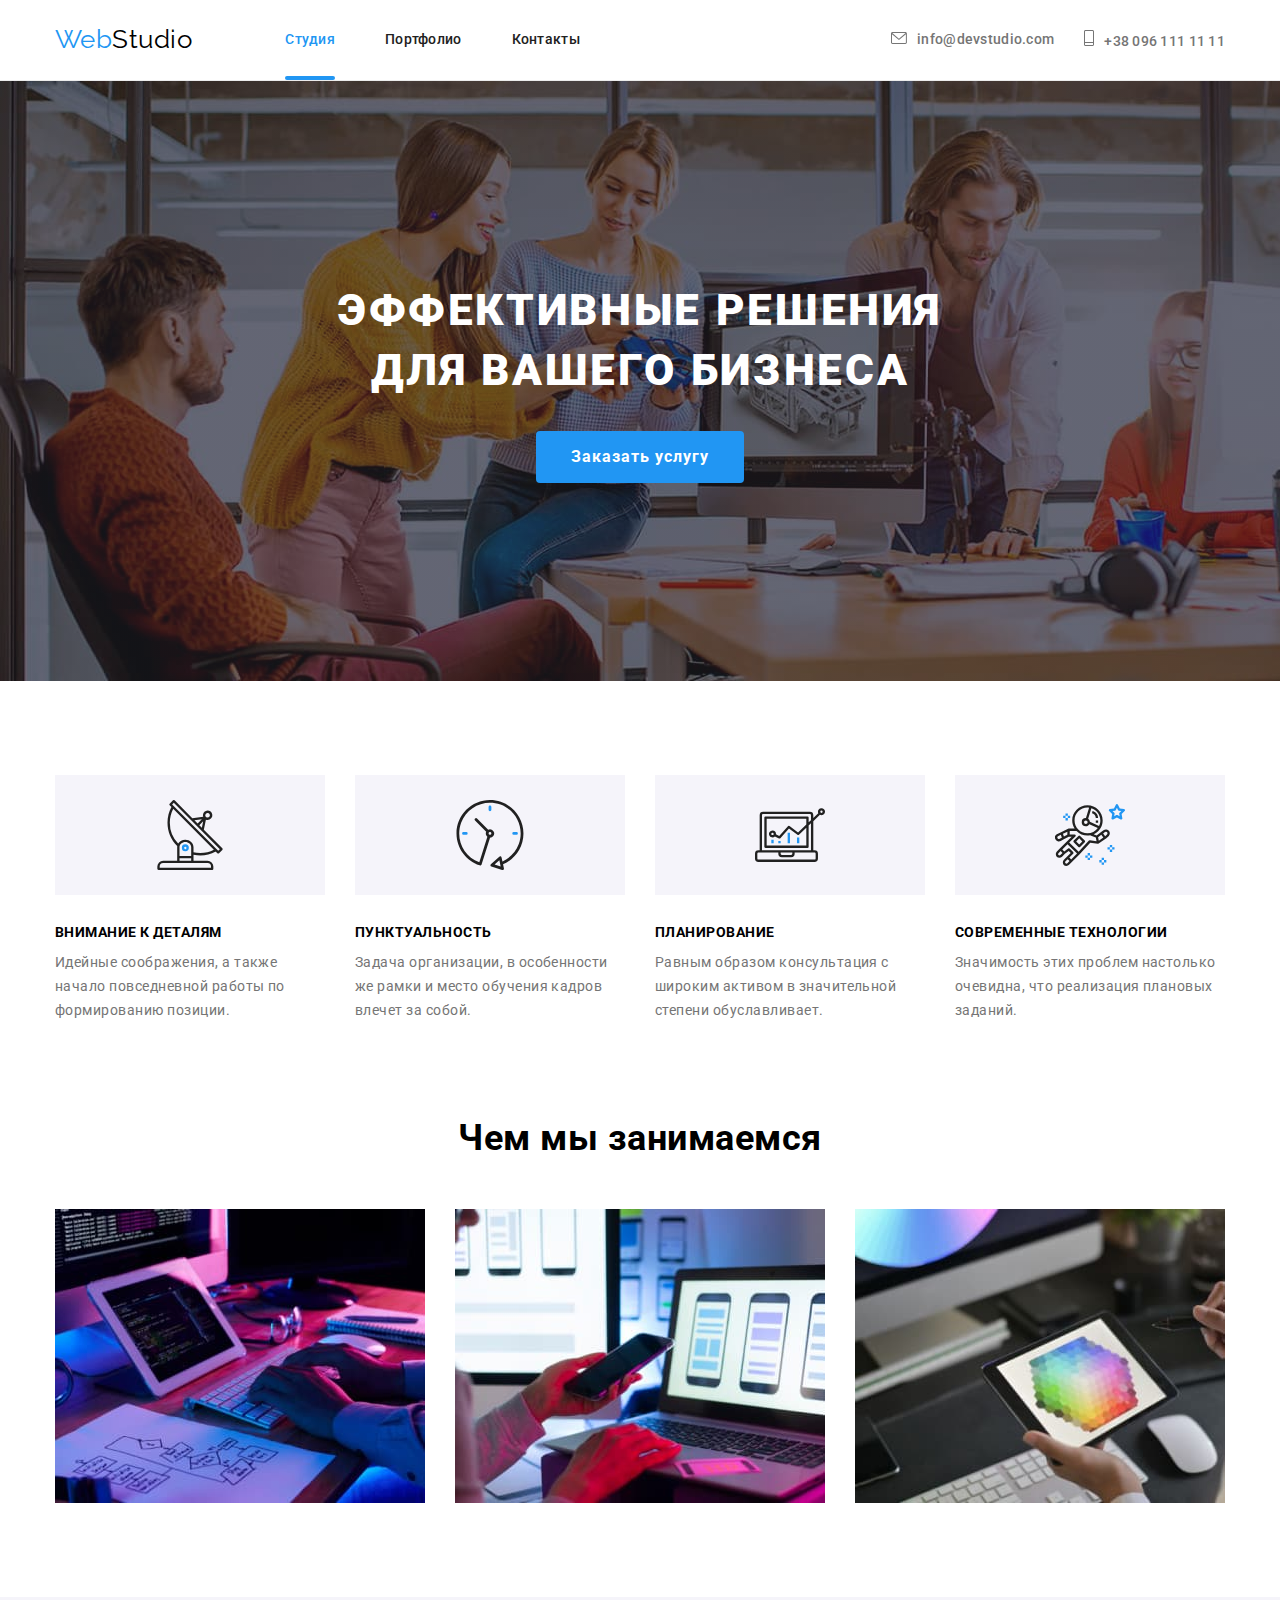
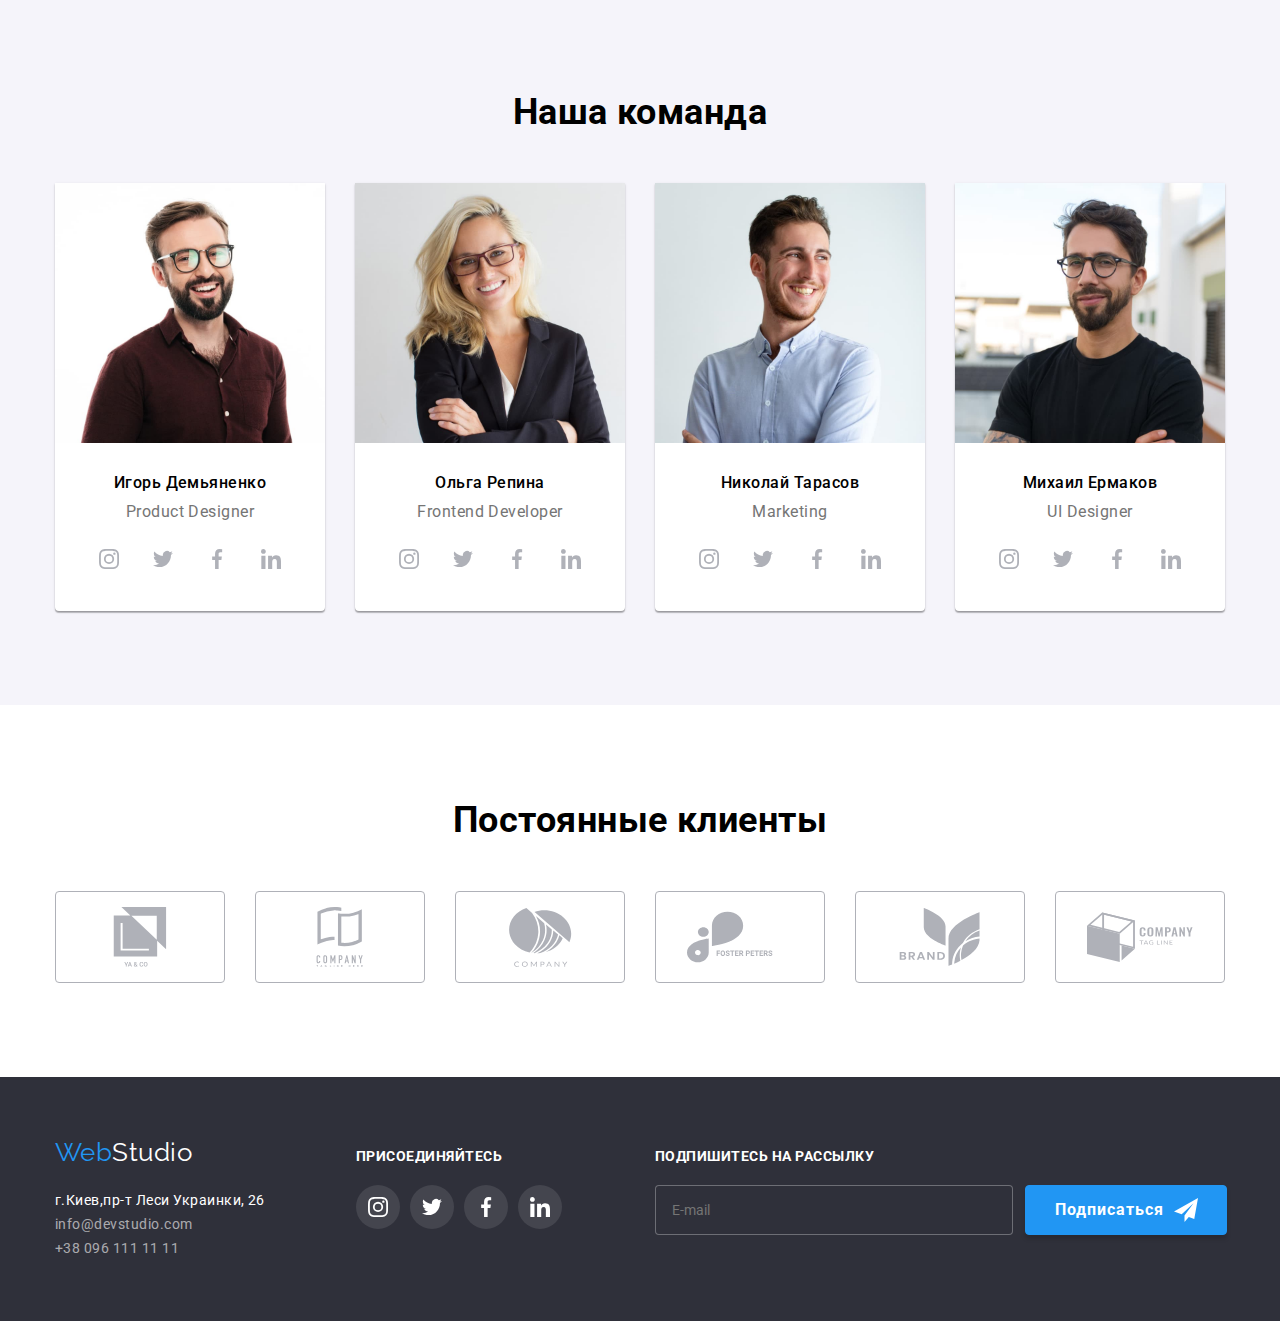
<file: index.html>
<!DOCTYPE html>
<html lang="ru">

<head>
    <meta charset="UTF-8">
    <meta http-equiv="X-UA-Compatible" content="IE=edge">
    <meta name="viewport" content="width=device-width, initial-scale=1.0">
    <title>Web Studio</title>
    <link rel="preconnect" href="https://fonts.googleapis.com">
    <link rel="preconnect" href="https://fonts.gstatic.com" crossorigin>
    <link
        href="https://fonts.googleapis.com/css2?family=Raleway:wght@700&family=Roboto:wght@400;500;700;900&display=swap"
        rel="stylesheet">
    <!-- <link rel="stylesheet"
        href="https://cdnjs.cloudflare.com/ajax/libs/modern-normalize/1.1.0/modern-normalize.min.css"> -->
    <link rel="stylesheet" href="./css/main.min.css">
    <!-- <link rel="stylesheet" href="./css/style.css"> -->

</head>

<body>
    <header class="header">
        <div class="header__wrap">
            <nav class="header__nav">
                <a class="logo" href="./index.html">
                    <span class="logo__web">Web</span><span class="logo__studio">Studio</span>
                </a>

                <ul class="nav">
                    <li class="nav__item"><a class="nav__link nav__link--current" href="./index.html">Студия</a>
                    </li>
                    <li class="nav__item"><a class="nav__link" href="./portfolio.html">Портфолио</a>
                    </li>
                    <li class="nav__item"><a class="nav__link" href="">Контакты</a></li>
                </ul>
            </nav>

            <ul class="contact">
                <li class="contact__item"><a class="contact__link" href="mailto:info@devstudio.com">
                        <svg class="contact__icon-mail">
                            <use href="./img/icons.svg#envelope"></use>
                        </svg>info@devstudio.com</a></li>

                <li class="contact__item"><a class="contact__link" href="tel:+380961111111">
                        <svg class="contact__icon-tel">
                            <use href="./img/icons.svg#tel"></use>
                        </svg>+38 096 111 11 11</a></li>
            </ul>
        </div>
    </header>

    <!-- Главное оформление -->
    <main>
        <!-- секция герой -->
        <section class="hero">
            <div class="hero__wrap">
                <h1 class="hero__title">Эффективные решения <br> для вашего бизнеса</h1>
                <button data-modal-open class="hero__button" type="button">Заказать услугу</button>
            </div>
        </section>

        <!-- секция особенности -->
        <section class="features">
            <div class="features__wrap">
                <h2 hidden>Особености</h2>
                <ul class="features__list">
                    <li class="features__item">
                        <div class="features__box">
                            <svg class="features__icon">
                                <use href="./img/icons.svg#antenna"></use>
                            </svg>
                        </div>
                        <h3 class="features__title">Внимание к деталям</h3>
                        <p class="features__text">Идейные соображения, а также начало повседневной работы по
                            формированию
                            позиции.</p>
                    </li>

                    <li class="features__item">
                        <div class="features__box">
                            <svg class="features__icon">
                                <use href="./img/icons.svg#clock"></use>
                            </svg>
                        </div>
                        <h3 class="features__title">Пунктуальность</h3>
                        <p class="features__text">Задача организации, в особенности же рамки и место обучения кадров
                            влечет за собой.</p>
                    </li>

                    <li class="features__item">
                        <div class="features__box">
                            <svg class="features__icon">
                                <use href="./img/icons.svg#diagram"></use>
                            </svg>
                        </div>
                        <h3 class="features__title">Планирование</h3>
                        <p class="features__text">Равным образом консультация с широким активом в значительной степени
                            обуславливает.</p>
                    </li>

                    <li class="features__item">
                        <div class="features__box">
                            <svg class="features__icon">
                                <use href="./img/icons.svg#astronaut"></use>
                            </svg>
                        </div>
                        <h3 class="features__title">Современные технологии</h3>
                        <p class="features__text">Значимость этих проблем настолько очевидна, что реализация плановых
                            заданий.</p>
                    </li>
                </ul>
            </div>
        </section>

        <!-- секция че мы занимаемся -->
        <section class="work">
            <div class="work__wrap">
                <h2 class="work__title">Чем мы занимаемся</h2>
                <ul class="work__list">
                    <li class="work__item"><img src="./img/computer.jpg" alt="компьютер" width="370">
                        <p class="work__label">Декстопные приложения</p>
                    </li>
                    <li class="work__item"><img src="./img/telephone.jpg" alt="телефон" width="370">
                        <p class="work__label">Мобильные приложения</p>
                    </li>
                    <li class="work__item"><img src="./img/laptop.jpg" alt="лептоп" width="370">
                        <p class="work__label">Дизайнерские решения</p>
                    </li>
                </ul>
            </div>
        </section>

        <!-- секция наша команда -->
        <section class="team">
            <div class="team__wrap">
                <h2 class="team__title">Наша команда</h2>
                <ul class="team__list">
                    <li class="team__card">
                        <img src="./img/igor.jpg" alt="фото Игоря" width="270px">
                        <div class="staff">
                            <h3 class="staff__name">Игорь Демьяненко</h3>
                            <p class="staff__position">Product Designer</p>
                            <!-- блок соцсети -->
                            <ul class="social__links">
                                <li class="networks">
                                    <a class="networks__link" href="https://www.instagram.com" target="_blank"
                                        ret="noopener noreferrer nofollow">
                                        <svg class="networks__icon">
                                            <use href="./img/icons.svg#instagram"></use>
                                        </svg>
                                    </a>
                                </li>

                                <li class="networks">
                                    <a class="networks__link" href="https://twitter.com" target="_blank"
                                        ret="noopener noreferrer nofollow">
                                        <svg class="networks__icon">
                                            <use href="./img/icons.svg#twitter"></use>
                                        </svg>
                                    </a>
                                </li>

                                <li class="networks">
                                    <a class="networks__link" href="https://www.facebook.com" target="_blank"
                                        ret="noopener noreferrer nofollow">
                                        <svg class="networks__icon">
                                            <use href="./img/icons.svg#facebook"></use>
                                        </svg>
                                    </a>
                                </li>

                                <li class="networks">
                                    <a class=" networks__link" href="https://www.linkedin.com" target="_blank"
                                        ret="noopener noreferrer nofollow">
                                        <svg class="networks__icon">
                                            <use href="./img/icons.svg#linkedin"></use>
                                        </svg>
                                    </a>
                                </li>
                            </ul>
                        </div>
                    </li>

                    <li class="team__card">
                        <img src="./img/olga.jpg" alt="фото Ольги" width="270">
                        <div class="staff">
                            <h3 class="staff__name">Ольга Репина</h3>
                            <p class="staff__position">Frontend Developer</p>
                            <!-- блок соцсетей -->
                            <ul class="social__links">
                                <li class="networks">
                                    <a class="networks__link" href="https://www.instagram.com" target="_blank"
                                        ret="noopener noreferrer nofollow">
                                        <svg class="networks__icon">
                                            <use href="./img/icons.svg#instagram"></use>
                                        </svg>
                                    </a>
                                </li>

                                <li class="networks">
                                    <a class="networks__link" href="https://twitter.com" target="_blank"
                                        ret="noopener noreferrer nofollow">
                                        <svg class="networks__icon">
                                            <use href="./img/icons.svg#twitter"></use>
                                        </svg>
                                    </a>
                                </li>

                                <li class="networks">
                                    <a class="networks__link" href="https://www.facebook.com" target="_blank"
                                        ret="noopener noreferrer nofollow">
                                        <svg class="networks__icon">
                                            <use href="./img/icons.svg#facebook"></use>
                                        </svg>
                                    </a>
                                </li>

                                <li class="networks">
                                    <a class=" networks__link" href="https://www.linkedin.com" target="_blank"
                                        ret="noopener noreferrer nofollow">
                                        <svg class="networks__icon">
                                            <use href="./img/icons.svg#linkedin"></use>
                                        </svg>
                                    </a>
                                </li>
                            </ul>
                        </div>
                    </li>

                    <li class="team__card">
                        <img src="./img/nikolai.jpg" alt="фото Николая" width="270">
                        <div class="staff">
                            <h3 class="staff__name">Николай Тарасов</h3>
                            <p class="staff__position">Marketing</p>
                            <!-- блок соцсетей -->
                            <ul class="social__links">
                                <li class="networks">
                                    <a class="networks__link" href="https://www.instagram.com" target="_blank"
                                        ret="noopener noreferrer nofollow">
                                        <svg class="networks__icon">
                                            <use href="./img/icons.svg#instagram"></use>
                                        </svg>
                                    </a>
                                </li>

                                <li class="networks">
                                    <a class="networks__link" href="https://twitter.com" target="_blank"
                                        ret="noopener noreferrer nofollow">
                                        <svg class="networks__icon">
                                            <use href="./img/icons.svg#twitter"></use>
                                        </svg>
                                    </a>
                                </li>

                                <li class="networks">
                                    <a class="networks__link" href="https://www.facebook.com" target="_blank"
                                        ret="noopener noreferrer nofollow">
                                        <svg class="networks__icon">
                                            <use href="./img/icons.svg#facebook"></use>
                                        </svg>
                                    </a>
                                </li>

                                <li class="networks">
                                    <a class=" networks__link" href="https://www.linkedin.com" target="_blank"
                                        ret="noopener noreferrer nofollow">
                                        <svg class="networks__icon">
                                            <use href="./img/icons.svg#linkedin"></use>
                                        </svg>
                                    </a>
                                </li>
                            </ul>
                        </div>
                    </li>

                    <li class="team__card">
                        <img src="./img/mihail.jpg" alt="фото Михаила" width="270">
                        <div class="staff">
                            <h3 class="staff__name">Михаил Ермаков</h3>
                            <p class="staff__position">UI Designer</p>
                            <!-- блок соцсетей -->
                            <ul class="social__links">
                                <li class="networks">
                                    <a class="networks__link" href="https://www.instagram.com" target="_blank"
                                        ret="noopener noreferrer nofollow">
                                        <svg class="networks__icon">
                                            <use href="./img/icons.svg#instagram"></use>
                                        </svg>
                                    </a>
                                </li>

                                <li class="networks">
                                    <a class="networks__link" href="https://twitter.com" target="_blank"
                                        ret="noopener noreferrer nofollow">
                                        <svg class="networks__icon">
                                            <use href="./img/icons.svg#twitter"></use>
                                        </svg>
                                    </a>
                                </li>

                                <li class="networks">
                                    <a class="networks__link" href="https://www.facebook.com" target="_blank"
                                        ret="noopener noreferrer nofollow">
                                        <svg class="networks__icon">
                                            <use href="./img/icons.svg#facebook"></use>
                                        </svg>
                                    </a>
                                </li>

                                <li class="networks">
                                    <a class=" networks__link" href="https://www.linkedin.com" target="_blank"
                                        ret="noopener noreferrer nofollow">
                                        <svg class="networks__icon">
                                            <use href="./img/icons.svg#linkedin"></use>
                                        </svg>
                                    </a>
                                </li>
                            </ul>
                        </div>
                    </li>
                </ul>
            </div>
        </section>

        <!-- Секция постоянные клиенты -->
        <section class="clients">
            <div class="clients__wrap">
                <h2 class="clients__title">Постоянные клиенты</h2>

                <ul class="clients__list">
                    <li class="clients__item">
                        <a class="clients__link" href="#">
                            <svg class="clients__icon">
                                <use href="./img/icons.svg#company-1"></use>
                            </svg>
                        </a>
                    </li>
                    <li class="clients__item">
                        <a class="clients__link" href="#">
                            <svg class="clients__icon">
                                <use href="./img/icons.svg#company-2" widht="106" height="60"></use>
                            </svg>
                        </a>
                    </li>
                    <li class="clients__item">
                        <a class="clients__link" href="#">
                            <svg class="clients__icon">
                                <use href="./img/icons.svg#company-3" widht="106" height="60"></use>
                            </svg>
                        </a>
                    </li>
                    <li class="clients__item">
                        <a class="clients__link" href="#">
                            <svg class="clients__icon">
                                <use href="./img/icons.svg#company-4" widht="106" height="60"></use>
                            </svg>
                        </a>
                    </li>
                    <li class="clients__item">
                        <a class="clients__link" href="#">
                            <svg class="clients__icon">
                                <use href="./img/icons.svg#company-5" widht="106" height="60"></use>
                            </svg>
                        </a>
                    </li>
                    <li class="clients__item">
                        <a class="clients__link" href="#">
                            <svg class="clients__icon">
                                <use href="./img/icons.svg#company-6" widht="106" height="60"></use>
                            </svg>
                        </a>
                    </li>
                </ul>
            </div>
            </div>
        </section>
    </main>

    <!-- секция футер -->
    <footer class="footer">
        <div class="footer__wrap">
            <div class="footer__nav">
                <a class="logo" href="./index.html">
                    <span class="logo__web">Web</span><span class="footer__logo__studio">Studio</span>
                </a>
                <address class="address">
                    <ul class="address__list">
                        <li class="address__item"><a class="address__link  address__link--place"
                                href="https://goo.gl/maps/ZaD2ymdkpTnKKArT6" target="_blank"
                                rel="noopener noreferrer nofollow">г.Киев,пр-т Леси Украинки, 26</a></li>

                        <li class="address__item"><a class="address__link"
                                href="mailto:info@devstudio.com">info@devstudio.com</a></li>

                        <li class="address__item"><a class="address__link" href="tel:+38 096 111 1111">+38 096 111
                                11
                                11</a></li>
                    </ul>
                </address>
            </div>
            <!-- блок присоедениния -->
            <div class="join">
                <h2 class="join__title">Присоединяйтесь</h2>
                <!-- блок соцсетей -->
                <ul class="footer__social-links">
                    <li class="networks">
                        <a class="networks__link" href="https://www.instagram.com" target="_blank"
                            ret="noopener noreferrer nofollow">
                            <svg class="networks__icon">
                                <use href="./img/icons.svg#instagram"></use>
                            </svg>
                        </a>
                    </li>

                    <li class="networks">
                        <a class="networks__link" href="https://twitter.com" target="_blank"
                            ret="noopener noreferrer nofollow">
                            <svg class="networks__icon">
                                <use href="./img/icons.svg#twitter"></use>
                            </svg>
                        </a>
                    </li>

                    <li class="networks">
                        <a class="networks__link" href="https://www.facebook.com" target="_blank"
                            ret="noopener noreferrer nofollow">
                            <svg class="networks__icon">
                                <use href="./img/icons.svg#facebook"></use>
                            </svg>
                        </a>
                    </li>

                    <li class="networks">
                        <a class=" networks__link" href="https://www.linkedin.com" target="_blank"
                            ret="noopener noreferrer nofollow">
                            <svg class="networks__icon">
                                <use href="./img/icons.svg#linkedin"></use>
                            </svg>
                        </a>
                    </li>
                </ul>
            </div>

            <!-- блок подписки -->
            <div class="subscribe">
                <h2 class="subscribe__title">Подпишитесь на рассылку</h2>
                <!-- форма подписки -->
                <!-- изменено с сабскрайп надо смотреть стили -->
                <form class="form">
                    <label for="emeil">
                        <input class="form__input" type="emeil" name="emeil" id="emeil" placeholder="E-mail" />

                    </label>
                    <button class="form__button" type="submit">Подписаться
                        <svg class="form__icon">
                            <use href="./img/icons.svg#send"></use>
                        </svg>
                    </button>
                </form>
            </div>
        </div>
    </footer>

    <!-- -----МОДАЛЬНОЕ ОКНО-------- -->
    <div data-modal class="backdrop is-hidden">
        <div class="modal">
            <button data-modal-close class="modal__close" type="button">
                <svg class="modal__img">
                    <use href="./img/icons.svg#cross"></use>
                </svg>
            </button>

            <!-- форма заполнения -->
            <form class="modal__form js-callback-form">
                <h1 class="modal__title">Оставьте свои данные, мы вам перезвоним</h1>

                <label for="name">
                    <span class="form__label">Имя</span>
                    <div class="field">
                        <svg class="field__icon">
                            <use href="./img/icons.svg#person"></use>
                        </svg>
                        <input class="field__input" type="text" name="name" id="name" />
                    </div>
                </label>

                <label for="tel">
                    <span class="form__label">Телефон</span>
                    <div class="field">
                        <svg class="field__icon">
                            <use href="./img/icons.svg#phone"></use>
                        </svg>
                        <input class="field__input" type="tel" name="tel" id="tel" />
                    </div>
                </label>

                <label for="emeil">
                    <span class="form__label">Почта</span>
                    <div class="field">
                        <svg class="field__icon">
                            <use href="./img/icons.svg#email"></use>
                        </svg>
                        <input class="field__input" type="emeil" name="emeil" id="emeil" />
                    </div>
                </label>

                <label for="comment">
                    <span class="form__label">Коментарий</span>
                    <textarea class="form__comment" name="comment" id="comment" rows="10"
                        placeholder="Введите текст"></textarea>
                </label>

                <label class="form__deal" for="deal">
                    <input class="checkbox" type="checkbox" name="deal" value="deal" id="deal">
                    <span class="checkbox__icon"></span>
                    Соглашаюсь с рассылкой и принимаю
                    <a class="form__link" href="#"> Условия договора </a>
                </label>

                <button class="modal__button" type="submit">Отправить</button>

            </form>
        </div>
    </div>







    <!-- СКРИПТЫ ДЛЯ JS -->
    <script src="./js/modal.js"></script>

    <script>
        (() => {
            document
                .querySelector('.js-callback-form')
                .addEventListener('submit', e => {
                    e.preventDefault();

                    new FormData(e.currentTarget).forEach((value, name) =>
                        console.log(`${name}: ${value}`),
                    );

                    e.currentTarget.reset();
                });
        })();
    </script>


</body>

</html>
</file>
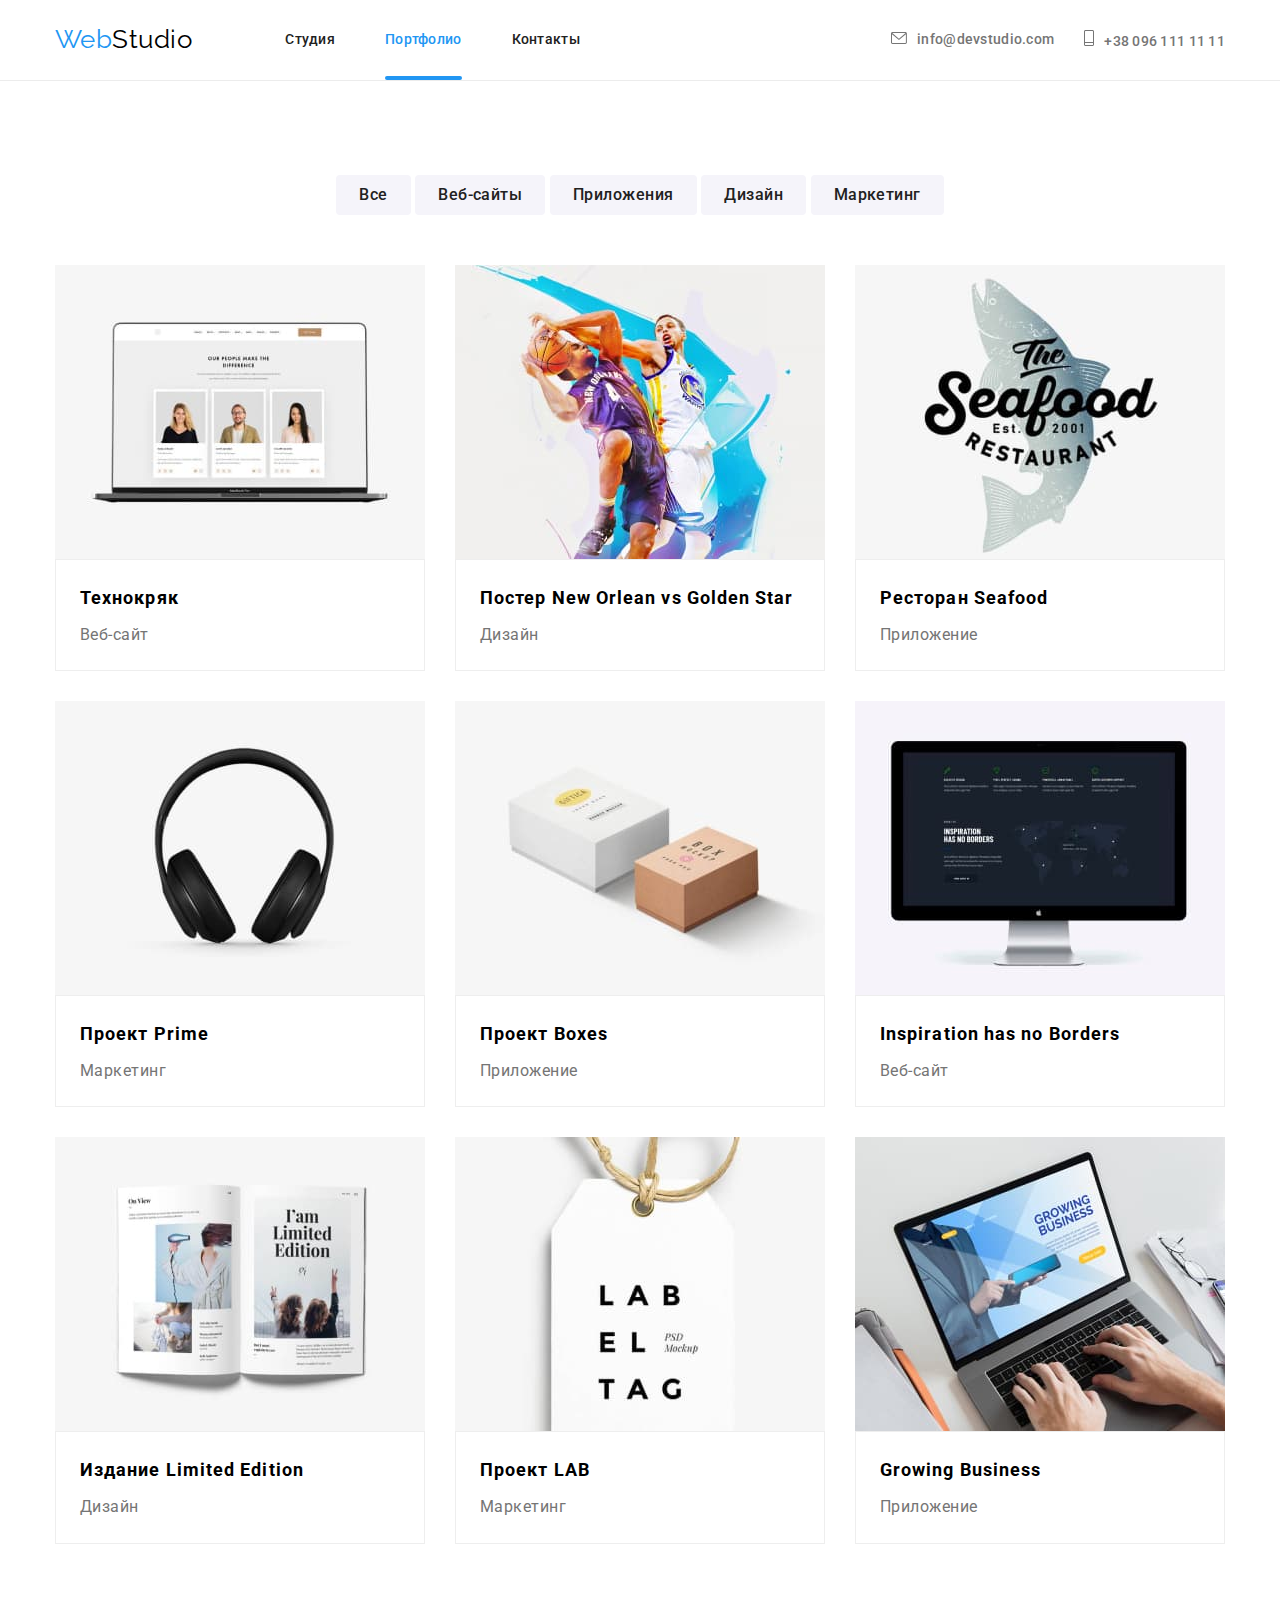
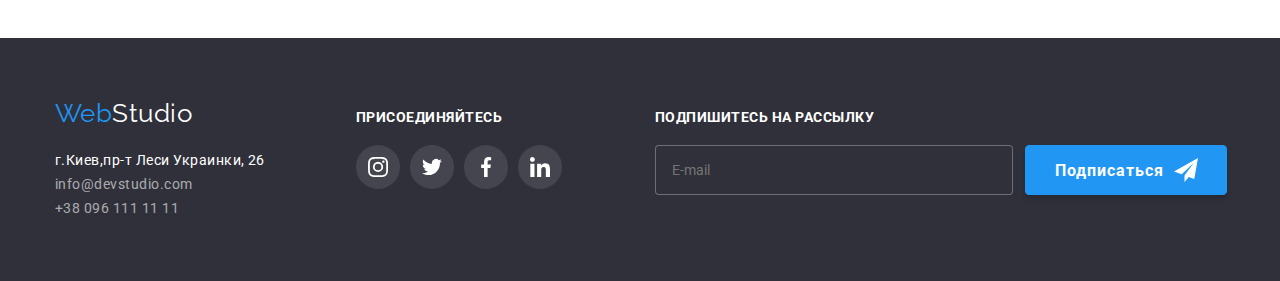
<file: portfolio.html>
<!DOCTYPE html>
<html lang="en">

<head>
    <meta charset="UTF-8">
    <meta http-equiv="X-UA-Compatible" content="IE=edge">
    <meta name="viewport" content="width=device-width, initial-scale=1.0">
    <title>Porfolio</title>
    <link rel="preconnect" href="https://fonts.googleapis.com">
    <link rel="preconnect" href="https://fonts.gstatic.com" crossorigin>
    <link
        href="https://fonts.googleapis.com/css2?family=Raleway:wght@700&family=Roboto:wght@400;500;700;900&display=swap"
        rel="stylesheet">
    <!-- <link rel="stylesheet"
        href="https://cdnjs.cloudflare.com/ajax/libs/modern-normalize/1.1.0/modern-normalize.min.css"> -->
    <link rel="stylesheet" href="./css/portfolio.min.css">
    <!-- <link rel="stylesheet" href="./css/style.css"> -->
</head>

<body>
    <header class="header">
        <div class="header__wrap">
            <nav class="header__nav">
                <a class="logo" href="./index.html">
                    <span class="logo__web">Web</span><span class="logo__studio">Studio</span>
                </a>

                <ul class="nav">
                    <li class="nav__item"><a class="nav__link" href="./index.html">Студия</a></li>
                    <li class="nav__item"><a class="nav__link  nav__link--current" href="./portfolio.html">Портфолио</a>
                    </li>
                    <li class="nav__item"><a class="nav__link" href="">Контакты</a></li>
                </ul>
            </nav>

            <ul class="contact">
                <li class="contact__item"><a class="contact__link" href="mailto:info@devstudio.com">
                        <svg class="contact__icon-mail">
                            <use href="./img/icons.svg#envelope"></use>
                        </svg>info@devstudio.com</a></li>

                <li class="contact__item"><a class="contact__link" href="tel:+380961111111">
                        <svg class="contact__icon-tel">
                            <use href="./img/icons.svg#tel"></use>
                        </svg>+38 096 111 11 11</a></li>
            </ul>
        </div>
    </header>

    <main>
        <!-- секция кнопок навигации -->
        <section class="filters">
            <div>
                <h1 class="vissually-hidden">Наши работы</h1>
                <ul class="filters__list">
                    <li"><button class="filters__button" type="button">Все</button> </li>
                        <li"><button class="filters__button" type="button">Веб-сайты</button></li>
                            <li"><button class="filters__button" type="button">Приложения</button></li>
                                <li"><button class="filters__button" type="button">Дизайн</button></li>
                                    <li"><button class="filters__button" type="button">Маркетинг</button></li>
                </ul>
            </div>
            <!-- проэкты -->
            <div class="conteiner">
                <ul class="project__list">
                    <li class="project__item">
                        <div class="card">
                            <img class="card__img" src="./img/tehnokryak.jpg" alt="Технокряк">
                            <p class="card__text">Ресурс предлагает комплексные предложения с разным уровнем
                                функционала и сервисов. Все это позволит посетителю получить исчерпывающие сведения о
                                компании или частном лице.</p>
                        </div>
                        <div class="project__name">
                            <h2 class="project__title">Технокряк</h2>
                            <p class="project__nav">Веб-сайт</p>
                        </div>

                    </li>
                    <li class="project__item">
                        <div class="card">
                            <img class="card__img" src="./img/new-orlean.jpg" alt="Постер New Orlean vs Golden Star"
                                width="370px">
                            <p class="card__text">Ресурс предлагает комплексные предложения с разным уровнем
                                функционала и сервисов. Все это позволит посетителю получить исчерпывающие сведения о
                                компании или частном лице.</p>
                        </div>
                        <div class="project__name">
                            <h2 class="project__title">Постер New Orlean vs Golden Star</h2>
                            <p class="project__nav">Дизайн</p>
                        </div>
                    </li>

                    <li class="project__item">
                        <div class="card">
                            <img class="card__img" src="./img/restorant-seafood.jpg" alt="Ресторан Seafood"
                                width="370px">
                            <p class="card__text">Ресурс предлагает комплексные предложения с разным уровнем
                                функционала и сервисов. Все это позволит посетителю получить исчерпывающие сведения о
                                компании или частном лице.</p>
                        </div>
                        <div class="project__name">
                            <h2 class="project__title">Ресторан Seafood</h2>
                            <p class="project__nav">Приложение</p>
                        </div>
                    </li>

                    <li class="project__item">
                        <div class="card">
                            <img class="card__img" src="./img/project-prime.jpg" alt="Проект Prime" width="370px">
                            <p class="card__text">Ресурс предлагает комплексные предложения с разным уровнем
                                функционала и сервисов. Все это позволит посетителю получить исчерпывающие сведения о
                                компании или частном лице.</p>
                        </div>
                        <div class="project__name">
                            <h2 class="project__title">Проект Prime</h2>
                            <p class="project__nav">Маркетинг</p>
                        </div>
                    </li>

                    <li class="project__item">
                        <div class="card">
                            <img class="card__img" src="./img/project-boxes.jpg" alt="Проект Boxes" width="370px">
                            <p class="card__text">Ресурс предлагает комплексные предложения с разным уровнем
                                функционала и сервисов. Все это позволит посетителю получить исчерпывающие сведения о
                                компании или частном лице.</p>
                        </div>
                        <div class="project__name">
                            <h2 class="project__title">Проект Boxes</h2>
                            <p class="project__nav">Приложение</p>
                        </div>
                    </li>

                    <li class="project__item">
                        <div class="card">
                            <img class="card__img" src="./img/inspiration- borders.jpg" alt="Inspiration has no Borders"
                                width="370px">
                            <p class="card__text">Ресурс предлагает комплексные предложения с разным уровнем
                                функционала и сервисов. Все это позволит посетителю получить исчерпывающие сведения о
                                компании или частном лице.</p>
                        </div>
                        <div class="project__name">
                            <h2 class="project__title">Inspiration has no Borders</h2>
                            <p class="project__nav">Веб-сайт</p>
                        </div>
                    </li>

                    <li class="project__item">
                        <div class="card">
                            <img class="card__img" src="./img/limited-edition.jpg" alt="Издание Limited Edition"
                                width="370px">
                            <p class="card__text">Ресурс предлагает комплексные предложения с разным уровнем
                                функционала и сервисов. Все это позволит посетителю получить исчерпывающие сведения о
                                компании или частном лице.</p>
                        </div>
                        <div class="project__name">
                            <h2 class="project__title">Издание Limited Edition</h2>
                            <p class="project__nav">Дизайн</p>
                        </div>
                    </li>

                    <li class="project__item">
                        <div class="card">
                            <img class="card__img" src="./img/project-lab.jpg" alt="Проект LAB" width="370px">
                            <p class="card__text">Ресурс предлагает комплексные предложения с разным уровнем
                                функционала и сервисов. Все это позволит посетителю получить исчерпывающие сведения о
                                компании или частном лице.</p>
                        </div>
                        <div class="project__name">
                            <h2 class="project__title">Проект LAB</h2>
                            <p class="project__nav">Маркетинг</p>
                        </div>
                    </li>

                    <li class="project__item">
                        <div class="card">
                            <img class="card__img" src="./img/growing-business.jpg" alt="Growing Business"
                                width="370px">
                            <p class="card__text">Ресурс предлагает комплексные предложения с разным уровнем
                                функционала и сервисов. Все это позволит посетителю получить исчерпывающие сведения о
                                компании или частном лице.</p>
                        </div>
                        <div class="project__name">
                            <h2 class="project__title">Growing Business</h2>
                            <p class="project__nav">Приложение</p>
                        </div>
                    </li>
                </ul>
            </div>
        </section>
        </div>
    </main>

    <!-- секция футер -->
    <footer class="footer">
        <div class="footer__wrap">
            <div class="footer__nav">
                <a class="logo" href="./index.html">
                    <span class="logo__web">Web</span><span class="footer__logo__studio">Studio</span>
                </a>
                <address class="address">
                    <ul class="address__list">
                        <li class="address__item"><a class="address__link  address__link--place"
                                href="https://goo.gl/maps/ZaD2ymdkpTnKKArT6" target="_blank"
                                rel="noopener noreferrer nofollow">г.Киев,пр-т Леси Украинки, 26</a></li>

                        <li class="address__item"><a class="address__link"
                                href="mailto:info@devstudio.com">info@devstudio.com</a></li>

                        <li class="address__item"><a class="address__link" href="tel:+38 096 111 1111">+38 096 111
                                11
                                11</a></li>
                    </ul>
                </address>
            </div>
            <!-- блок присоедениния -->
            <div class="join">
                <h2 class="join__title">Присоединяйтесь</h2>
                <!-- блок соцсетей -->
                <ul class="footer__social-links">
                    <li class="networks">
                        <a class="networks__link" href="https://www.instagram.com" target="_blank"
                            ret="noopener noreferrer nofollow">
                            <svg class="networks__icon">
                                <use href="./img/icons.svg#instagram"></use>
                            </svg>
                        </a>
                    </li>

                    <li class="networks">
                        <a class="networks__link" href="https://twitter.com" target="_blank"
                            ret="noopener noreferrer nofollow">
                            <svg class="networks__icon">
                                <use href="./img/icons.svg#twitter"></use>
                            </svg>
                        </a>
                    </li>

                    <li class="networks">
                        <a class="networks__link" href="https://www.facebook.com" target="_blank"
                            ret="noopener noreferrer nofollow">
                            <svg class="networks__icon">
                                <use href="./img/icons.svg#facebook"></use>
                            </svg>
                        </a>
                    </li>

                    <li class="networks">
                        <a class=" networks__link" href="https://www.linkedin.com" target="_blank"
                            ret="noopener noreferrer nofollow">
                            <svg class="networks__icon">
                                <use href="./img/icons.svg#linkedin"></use>
                            </svg>
                        </a>
                    </li>
                </ul>
            </div>

            <!-- блок подписки -->
            <div class="subscribe">
                <h2 class="subscribe__title">Подпишитесь на рассылку</h2>
                <form class="form">
                    <label for="emeil">
                        <input class="form__input" type="emeil" name="emeil" id="emeil" placeholder="E-mail" />

                    </label>
                    <button class="form__button" type="submit">Подписаться
                        <svg class="form__icon">
                            <use href="./img/icons.svg#send"></use>
                        </svg>
                    </button>
                </form>
            </div>
        </div>
    </footer>
</body>

</html>
</file>
<file: css/style.css>
/* :root{
    --accent-color: #2196F3;
    --background-color: #E5E5E5;
    --background-button: #F5F4FA;
    --footer-bgcolor: #2F303A;
    --footer-text-color: rgba(255, 255, 255, 0.6);
    --header-color: #FFFFFF;
    --main-text-color: #212121;
    --second-text-color: #757575;
    --studio-color: #000000;
    --border-color-portfolio: rgba(238, 238, 238, 1);
    --border-color-header: rgba(236, 236, 236, 1);
    --background-hero-color: #C4C4C4;
    --icons-color: #AFB1B8;
    --main-transformation: 250ms cubic-bezier(0.4, 0, 0.2, 1)

} */

/* body {
    font-family: 'Roboto', sans-serif;
    font-weight: 400;
    letter-spacing: 0.03em;
    list-style: none;
    color: var(--main-text-color);
} */

/* img {
    display: block;
    max-width: 100%;
} */

/* .list{
    padding: 0;
    margin: 0;

    font-style: normal;
    list-style-type: none;
    text-decoration: none;
}
.link{
    text-decoration: none;
}
.conteiner{
    margin-left: auto;
    margin-right: auto;
    width: 1200px;
    padding: 0 15px; 
}

.section{
    padding-top: 94px;
    padding-bottom: 94px;
}

.vissually-hidden{
    position: absolute;
    width: 1px;
    height: 1px;
    margin: -1px;
    border: 0;
    padding: 0;
    
    white-space: nowrap;
    clip-path: inset(100%);
    clip: rect(0 0 0 0);
    overflow: hidden;
} */


/* СТИЛЬ HEADER */
/* .header {
    background-color: var(--header-color);
    border-bottom: 1px solid var(--border-color-header);
} */

/* стиль логотипа header footer */

/* .header-logo,
.footer-logo {

    padding-top: 24px;
    padding-bottom: 25px;

    font-family: 'Raleway', sans-serif;
    font-size: 26px;
    line-height: 1.2;
    text-decoration: none;
}

.header-web,
.footer-web {
    color: var(--accent-color);
}

.header-studio {
    color: var(--studio-color);
}

.header-wrap,
.header-nav {
    display: flex;
    align-items: center;
} */

/* стиль навигации */

/* .header-nav-list,
.header-contact-list{
    display: flex;
    align-items: center;
    margin-left: 93px;
    font-weight: 500;
    font-size: 14px;
    line-height: 1.14;
    letter-spacing: 0.02em;
    text-decoration: none;

    
}

.header-nav-list .header-nav-link:hover,
.header-nav-list .header-nav-link:focus,
.header-contact-list .header-contact-link:hover,
.header-contact-list .header-contact-link:focus,
.header-nav-list .header-nav-link.current,
.address-link:focus,
.address-link:hover {
    color: var(--accent-color);

    transition: color var(--main-transformation);
}

.header-nav-link {
    position: relative;
    display: block;
    
    color: var(--main-text-color);
}

.header-nav-link.current::after{
    content: "";

    position: absolute;
 
    bottom: -32px;
    display: block;
    width: 100%;
    height: 4px;
    background-color: var(--accent-color);
    border-radius: 2px;
}

.header-contact-list{
    margin-left: auto;
}

.header-contact-item .header-contact-link{
    color: var(--second-text-color);
}

.header-nav-list .header-nav-item:not(:last-child),
.header-contact-list .header-contact-item:not(:last-child){
    margin-right: 50px;
}

.header-contact-icon-mail,
.header-contact-icon-tel{
    width: 16px;
    height: 12px;
    fill: currentColor;
    margin-right: 10px;

    transition: fill  var(--main-transformation);
}
.header-contact-icon-tel {
    width: 10px;
    height: 16px;
    
}
.header-contact-icon-mail:hover,
.header-contact-icon-tel:hover {
    fill: var(--accent-color)
} */


/* стиль героя */
/* .hero {
    background-color: var(--background-hero-color);
    background-image: linear-gradient(to right,
            rgba(47, 48, 58, 0.4),
            rgba(47, 48, 58, 0.4)),
        url(../img/head-foto.jpg);
    height: 600px;
    max-width: 1600px;
    margin-left: auto;
    margin-right: auto;
    padding-bottom: 200px;
    padding-top: 200px;
    text-align: center;
}

.hero-title{
    margin-top: 0;
    margin-bottom: 30px;

    font-weight: 900;
    font-size: 44px;
    line-height: 1.36;
    letter-spacing: 0.06em;
    text-transform: uppercase;
    color: var(--header-color);
}


/* ------стиль кнопок------- */
.button{
    border-radius: 4px;
    padding: 6px 22px;
    min-width: 73px;
    border: 1px solid transparent;

    font-family: inherit;
    font-weight: 500;
    font-size: 16px;
    line-height: 1.63;
    cursor: pointer;
    text-align: center;
    letter-spacing: 0.03em;

    
    color: var(--main-text-color);
    background-color: var(--background-button);

    transition: color var(--main-transformation), background-color var(--main-transformation);
    
}
.button:hover,
.button:focus {
    color: var(--header-color);
    background-color: var(--accent-color);
}

/* ------стиль кнопки героя------*/
.hero-btn.order{
    padding: 10px 34px;
    min-width: 200px;

    font-weight: 700;
    line-height: 1.87;
    letter-spacing: 0.06em;
    color: var(--header-color);
    background-color: var(--accent-color);
}


/* стиль особенности */
.features{
    padding-bottom: 0;
}

.features-title{
    margin-top: 0;
    margin-bottom: 10px;

    font-weight: 700;
    font-size: 14px;
    line-height: 1.14;;
    text-align: left;
    text-transform: uppercase;
}
.features-text{
    margin-top: 0;
    margin-bottom: 0;

    font-size: 14px;
    line-height: 1.71;
    color: var(--second-text-color);
}
.features-list{
    display: flex;
}
.features-item{
    width: 270px;
    text-align: left;
}
.features-item:not(:last-child){
    margin-right: 30px;
} */
/* ---------стиль иконок особенностей-------- */
/* .features-box{
    display: flex;
    align-items: center;
    justify-content: center;
    width: 270px;
    height: 120px;
    
    margin-bottom: 30px;
   
    background-color: #F5F4FA;
}
.features-icon{
    width: 70px;
    height: 70px;
} */

/* стиль титла чем мы занимаемся  наша команда  клиенты*/

/* .work-title,
.team-title,
.clients-title{
    margin-top: 0;
    margin-bottom: 50px;

    font-weight: 700;
    font-size: 36px;
    line-height: 1.17;
    text-align: center;
} */
/* -----стиль чем мы занимаемся---- */

/* .work-list{    
    display: flex;
}

.work-item{
    position: relative;
    
}

.work-list{
    gap: 30px;
}

.work-item:hover .work-label{
    opacity: 1;
}

.work-label{
    position: absolute;
    bottom: 0;
    content: "";
    width: 100%;
    height: 70px;

    opacity: 0;

    display: flex;
    align-items: center;
    justify-content: center;

    margin: 0;

    font-weight: 700;
    font-size: 14px;
    line-height: 1.14;
    text-align: center;
    text-transform: uppercase;
    letter-spacing: 0.03em;

    color: var(--header-color);
    background-color: rgba(47, 48, 58, 0.8);

    transition: opacity var(--main-transformation);
} */

/* ------стиль команда------ */
/* .team{
    line-height: 1.19;
}
.team:nth-child(2n){
    background-color:  var(--background-button);
}
.team-list{
    display: flex;
}
.team-card {
    background-color: #FFFFFF;
    
    border-radius: 0px 0px 4px 4px;
    box-shadow: 0px 1px 3px rgba(0, 0, 0, 0.12),
                0px 1px 1px rgba(0, 0, 0, 0.14),
                0px 2px 1px rgba(0, 0, 0, 0.2);
} */

/* .team-card:not(:last-child) {
    margin-right: 30px;
} */
/* .team-list{
    gap: 30px;
}
.staff {
    padding-top: 30px;
}
.staff-name{
    margin: 0px;
    margin-bottom: 10px;

    font-weight: 500;
    font-size: 16px;
    text-align: center;
}
.staff-position{
    margin: 0;
    margin-bottom: 16px;

    font-size: 16px;
    color: var(--second-text-color);
    text-align: center;
} */


/* ---------стиль  иконок соцсетей--------- */
.social-links{
    display: flex;  
    align-items: center;    
    margin-left: 32px;
    margin-right: 32px;
    margin-bottom: 30px;

    gap: 10px;
}
/* .networks:not(:last-child) {
    margin-right: 10px;
} */

.networks-link {
    display: flex;
    align-items: center;
    justify-content: center;
    border: transparent;
    border-radius: 50%;
    width: 44px;
    height: 44px;
    padding: 12px;

    fill: var(--icons-color);

    transition: fill  var(--main-transformation), background-color var(--main-transformation);
    
}

.networks-link:hover,
.networks-link:focus {
    fill: var(--header-color);
    background-color: var(--accent-color);
}
.networks-icon{
    width: 20px;
    height: 20px;
}
.footer-social-links .networks-link{
    fill: var(--header-color);
    background-color: rgba(255, 255, 255, 0.1);
}

/* -------стиль логотипов компаний---------- */
/* .clients-list {
    display: flex;
    justify-content: space-between;
}

.clients-link:hover,
.clients-link:focus,
.clients-link:hover .clients-icon,
.clients-link:focus .clients-icon {
    border-color: var(--accent-color);
    fill: var(--accent-color);
}


.clients-link {
    display: flex;
    align-items: center;
    justify-content: center;
    width: 170px;
    height: 92px;
    border: 1px solid var(--icons-color);
    border-radius: 4px;

    transition: border-color var(--main-transformation);
} */

/* .clients-icon {

    width: 106px;
    height: 60px;
    fill: var(--icons-color);

    transition: fill var(--main-transformation);
} */

/* -------стиль проэкты ---------*/
.filters-list{
    display: flex;
    padding-bottom: 50px;

    align-items: center;
    justify-content: center;

    gap: 8px;
    
}
.project{
    display: flex;
    flex-wrap: wrap;
}
.project.list {
    gap: 30px;
}
.project-card-img{
    position: relative;
    overflow: hidden;
}

.project-card:hover .project-card-text{
    transform: translateY(0);
}

.project-card-text{
    position: absolute;
    top: 0;
    left: 0;
    width: 100%;
    height: 100%;
    background-color: var(--accent-color);
    opacity: 0.9;

    transform: translateY(100%);
    transition: transform var(--main-transformation);
    margin: 0;
    padding: 63px 24px;
    font-size: 18px;
    line-height: 1.5;
    letter-spacing: 0.03 em;

    color: var(--header-color);
}
.project-card.item {
    max-width: 370px;
    transition: box-shadow var(--main-transformation);
}

.project-card.item:hover {
    box-shadow: 1px 4px 6px 0px rgba(0, 0, 0, 0.16),
        0px 4px 4px 0px rgba(0, 0, 0, 0.06),
        0px 1px 1px 0px rgba(0, 0, 0, 0.12);
}

.project-name {
    padding-top: 20px;
    padding-bottom: 20px;
    padding-left: 24px;

    border: 1px solid rgba(238, 238, 238, 1);
}

.project-title{
    margin: 0;
    margin-bottom: 4px;
    

    font-weight: 700;
    font-size: 18px;
    
    line-height: 2;
    letter-spacing: 0.06em;
}
.project-nav{
    margin: 0;
    
    font-size: 16px;
    line-height: 1.88;
    color: var(--second-text-color);
}


/* стиль футера */






/* стиль присоедняйтесь */
/* .join{
    display: flex;
    align-items: baseline;
}
.join-box{
    margin-left: 70px;
} */

/* .join-title,
.subscribe-title{
    margin: 0;
    margin-bottom: 20px;
    
    font-weight: 700;
    font-size: 14px;
    text-transform: uppercase;
    
    line-height: 1.14;

    color: var(--header-color);
} */
/* .subscribe-box{
    margin-left: 93px;
} */

/* .subscripe-field input {
    padding: 0;
    margin: 0;
    padding-left: 16px;
    height: 50px;
    width: 358px;
    border: 1px solid rgba(255, 255, 255, 0.3);
    border-radius: 4px;
    color: var(--header-color);
    background-color: var(--footer-bgcolor);
    
} */








/* ------МОДАЛЬНОЕ ОКНО-------- */
.backdrop{
    position: fixed;
    top: 0;
    left: 0;
    width: 100%;
    height: 100%;
    background-color: rgba(0, 0, 0, 0.2);
    
    opacity: 1;
    transition: opacity var(--main-transformation);

}

.backdrop.is-hidden{
    opacity: 0;
    pointer-events: none;
}

.modal{
    position: absolute;
    top: 50%;
    left: 50%;
    transform: translate(-50%, -50%);

    padding: 40px;

    min-width: 528px;
    min-height: 581px;
    border-radius: 4px;
    background-color: #FFFFFF;
    box-shadow: 0px 2px 1px 0px rgba(0, 0, 0, 0.2),
                0px 1px 1px 0px rgba(0, 0, 0, 0.14),
                0px 1px 3px 0px rgba(0, 0, 0, 0.12);
}

.modal-close{
    position: absolute;
    top: 8px;
    right: 8px;

    display: flex;
    justify-content: center;
    align-items: center;
    cursor: pointer;

    width: 30px;
    height: 30px;
    background-color: transparent;
    border: 1px solid rgba(0, 0, 0, 0.1);
    border-radius: 50%;

    transition: fill var(--main-transformation);
    
 
   
}
.modal-close:hover .modal-img,
.modal-close:focus .modal-img{
    
    fill: var(--accent-color);
    
}
.modal-img{
    width: 11px;
    height: 11px;
   
}

/* стили форм модального окна */
.form{
    text-align: center;
}

.form-title{
    padding: 0;
    margin: 0;
    
    margin-bottom: 12px;

    font-weight: 700;
    font-size: 20px;
    line-height: 1.15;
    
    text-align: center;
}

.form-field{
    /* position: relative; */
    
    display: flex;
    flex-direction: column;

    margin-bottom: 10px;

    transition: fill var(--main-transformation), border var(--main-transformation);
}
.form-input{
    position: relative;
}
.form-input:hover input,
.form-input:focus input,
.form-input:hover .form-icon
/* .form-input:focus-within .form-icon */
{
    border-color: var(--accent-color);
    fill: var(--accent-color);
    /* outline: none; */
}

.form-input:focus-within .form-icon {
    fill: var(--accent-color);
    outline: transparent;
    outline-color: var(--accent-color);
    /* border-color: var(--accent-color); */
    
}

.form-label{
    margin-bottom: 4px;
    font-size: 12px;
    line-height: 1.16;
    text-align: left;

    color: var(--second-text-color);
}
.form-field input{
    border: 1px solid rgba(33, 33, 33, 0.2);
    border-radius: 4px;
    min-height: 40px;
    padding-left: 42px;
    width: 100%;
}
.form-line{
    width: 528px;
    position: relative;
}
.form-icon {
    position: absolute;
    top: 0;
    transform: translate(50%, 50%);
    
    width: 18px;
    height: 18px;
    fill: currentColor;

}
.form-field textarea::placeholder{
    font-size: 12px;

    color: rgba(117, 117, 117, 0.5);   
}

textarea{
    height: 120px;
    border: 1px solid rgba(33, 33, 33, 0.2);
    resize: none;
    padding: 12px 16px;
}
.form-deal{
   
    display: flex;
    align-items: center;
    justify-content: center;
    margin-top: 20px;
    font-size: 14px;
    letter-spacing: 0.03em;
    text-align: center;
    color: rgba(117, 117, 117, 1);
}
.checkbox{
    appearance: none;

    position: absolute;
}
.check-icon{
    display: inline-block;
    
    width: 16px;
    height: 15px;
    margin-right: 9px;
    background-image: url(../img/check.svg);
    background-repeat: no-repeat;
    background-size: contain;
    background-color: var(--header-color);
    border: 2px solid var(--main-text-color);
    border-radius: 2px;
}
.checkbox:checked + .check-icon{
    background-origin: content-box;
    background-color: var(--accent-color);
    border: 1px solid var(--accent-color);
}

.form-button{
    margin-top: 30px;
    padding: 10px 56px;
    min-width: 200px;
    border-radius: 4px;
    border: 1px solid transparent;

    font-weight: 700;
    font-size: 16px;
    line-height: 1.87;
    letter-spacing: 0.06em;
    text-align: center;

    cursor: pointer;

    color: var(--header-color);
    background-color: var(--accent-color);
    box-shadow: 0px 2px 1px 0px rgba(0, 0, 0, 0.2),
                0px 1px 1px 0px rgba(0, 0, 0, 0.14),
                0px 1px 3px 0px rgba(0, 0, 0, 0.12);
}
</file>
<file: css/main.min.css>
/*! modern-normalize v1.1.0 | MIT License | https://github.com/sindresorhus/modern-normalize */*,::before,::after{-webkit-box-sizing:border-box;box-sizing:border-box}html{line-height:1.15;-webkit-text-size-adjust:100%;-moz-tab-size:4;-o-tab-size:4;tab-size:4}body{margin:0;font-family:system-ui,-apple-system,"Segoe UI",Roboto,Helvetica,Arial,sans-serif,"Apple Color Emoji","Segoe UI Emoji"}hr{height:0;color:inherit}abbr[title]{-webkit-text-decoration:underline dotted;text-decoration:underline dotted}b,strong{font-weight:bolder}code,kbd,samp,pre{font-family:ui-monospace,SFMono-Regular,Consolas,"Liberation Mono",Menlo,monospace;font-size:1em}small{font-size:80%}sub,sup{font-size:75%;line-height:0;position:relative;vertical-align:baseline}sub{bottom:-0.25em}sup{top:-0.5em}table{text-indent:0;border-color:inherit}button,input,optgroup,select,textarea{font-family:inherit;font-size:100%;line-height:1.15;margin:0}input,textarea{outline:none}button,select{text-transform:none}button,[type=button],[type=reset],[type=submit]{-webkit-appearance:button}::-moz-focus-inner{border-style:none;padding:0}:-moz-focusring{outline:1px dotted ButtonText}:-moz-ui-invalid{box-shadow:none}legend{padding:0}progress{vertical-align:baseline}::-webkit-inner-spin-button,::-webkit-outer-spin-button{height:auto}[type=search]{-webkit-appearance:textfield;outline-offset:-2px}::-webkit-search-decoration{-webkit-appearance:none}::-webkit-file-upload-button{-webkit-appearance:button;font:inherit}summary{display:list-item}body{font-family:"Roboto",sans-serif;font-weight:400;letter-spacing:.03em;list-style:none;color:var(--main-text-color)}img{display:block;max-width:100%}.footer__social-links,.networks,.social__links,.address__list,.clients__list,.team__list,.work__list,.features__list,.nav,.contact{padding:0;margin:0;font-style:normal;list-style-type:none;text-decoration:none}.networks__link,.address__link,.contact__link,.nav__link,.nav,.contact{text-decoration:none}.footer__wrap,.clients__wrap,.team__wrap,.work__wrap,.features__wrap,.hero__wrap,.header__wrap{margin-left:auto;margin-right:auto;width:1200px;padding:0 15px}.footer,.clients,.team,.work,.features,.hero{padding-top:94px;padding-bottom:94px}.modal__button,.form__button,.hero__button{border-radius:4px;padding:6px 22px;min-width:73px;border:1px solid rgba(0,0,0,0);font-family:inherit;font-weight:500;font-size:16px;line-height:1.63;cursor:pointer;text-align:center;letter-spacing:.03em;color:#212121;background-color:#f5f4fa;-webkit-transition:color var(--main-transformation),background-color var(--main-transformation);transition:color var(--main-transformation),background-color var(--main-transformation)}.header{background-color:#fff;border-bottom:1px solid #ececec}.header__wrap{display:-webkit-box;display:-ms-flexbox;display:flex;-webkit-box-align:center;-ms-flex-align:center;align-items:center}.header__nav{display:-webkit-box;display:-ms-flexbox;display:flex;-webkit-box-align:center;-ms-flex-align:center;align-items:center}.nav,.contact{display:-webkit-box;display:-ms-flexbox;display:flex;-webkit-box-align:center;-ms-flex-align:center;align-items:center;margin-left:93px;font-weight:500;font-size:14px;line-height:1.14;letter-spacing:.02em;text-decoration:none}.nav__link:hover,.nav__link:focus,.contact__link:hover,.contact__link:focus{color:#2196f3}.nav{gap:50px}.nav__link{position:relative;display:block;color:#212121}.nav__link--current{color:#2196f3}.nav__link--current::after{content:"";position:absolute;bottom:-32px;display:block;width:100%;height:4px;background-color:#2196f3;border-radius:2px}.contact{gap:30px;margin-left:auto}.contact__icon-mail,.contact__icon-tel{width:16px;height:12px;fill:currentColor;margin-right:10px;-webkit-transition:fill var(--main-transformation);transition:fill var(--main-transformation)}.contact__icon-tel{width:10px;height:16px}.contact__icon-mail:hover,.contact__icon-tel:hover{fill:#2196f3}.contact__link{color:#757575}.logo{padding-top:24px;padding-bottom:25px;font-family:"Raleway",sans-serif;font-size:26px;line-height:1.2;text-decoration:none}.logo__web{color:#2196f3}.logo__studio{color:#000}.hero{background-color:#c4c4c4;background-image:-webkit-gradient(linear, left top, right top, from(rgba(47, 48, 58, 0.4)), to(rgba(47, 48, 58, 0.4))),url(../img/head-foto.jpg);background-image:linear-gradient(to right, rgba(47, 48, 58, 0.4), rgba(47, 48, 58, 0.4)),url(../img/head-foto.jpg);height:600px;max-width:1600px;margin-left:auto;margin-right:auto;padding-bottom:200px;padding-top:200px;text-align:center}.hero__title{margin-top:0;margin-bottom:30px;font-weight:900;font-size:44px;line-height:1.36;letter-spacing:.06em;text-transform:uppercase;color:#fff}.hero__button{padding:10px 34px;min-width:200px;font-weight:700;line-height:1.87;letter-spacing:.06em;color:#fff;background-color:#2196f3}.features{padding-bottom:0}.features__list{display:-webkit-box;display:-ms-flexbox;display:flex;-webkit-box-align:center;-ms-flex-align:center;align-items:center;gap:30px}.features__item{width:270px;text-align:left}.features__box{display:-webkit-box;display:-ms-flexbox;display:flex;-webkit-box-align:center;-ms-flex-align:center;align-items:center;-webkit-box-pack:center;-ms-flex-pack:center;justify-content:center;width:270px;height:120px;margin-bottom:30px;background-color:#f5f4fa}.features__icon{width:70px;height:70px}.features__title{margin-top:0;margin-bottom:10px;font-weight:700;font-size:14px;line-height:1.14;text-align:left;text-transform:uppercase}.features__text{margin-top:0;margin-bottom:0;font-size:14px;line-height:1.71;color:#757575}.work__title{margin-top:0;margin-bottom:50px;font-weight:700;font-size:36px;line-height:1.17;text-align:center}.work__list{display:-webkit-box;display:-ms-flexbox;display:flex;-webkit-box-align:center;-ms-flex-align:center;align-items:center;gap:30px}.work__item{position:relative}.work__item:hover .work__label{opacity:1}.work__label{position:absolute;bottom:0;content:"";width:100%;height:70px;opacity:0;display:-webkit-box;display:-ms-flexbox;display:flex;-webkit-box-align:center;-ms-flex-align:center;align-items:center;-webkit-box-pack:center;-ms-flex-pack:center;justify-content:center;margin:0;font-weight:700;font-size:14px;line-height:1.14;text-align:center;text-transform:uppercase;letter-spacing:.03em;color:#fff;background-color:rgba(47,48,58,.8);-webkit-transition:opacity var(--main-transformation);transition:opacity var(--main-transformation)}.team{line-height:1.19}.team:nth-child(2n){background-color:#f5f4fa}.team__title{margin-top:0;margin-bottom:50px;font-weight:700;font-size:36px;line-height:1.17;text-align:center}.team__list{display:-webkit-box;display:-ms-flexbox;display:flex;-webkit-box-align:center;-ms-flex-align:center;align-items:center;gap:30px}.team__card{background-color:#fff;border-radius:0px 0px 4px 4px;-webkit-box-shadow:0px 1px 3px rgba(0,0,0,.12),0px 1px 1px rgba(0,0,0,.14),0px 2px 1px rgba(0,0,0,.2);box-shadow:0px 1px 3px rgba(0,0,0,.12),0px 1px 1px rgba(0,0,0,.14),0px 2px 1px rgba(0,0,0,.2)}.staff{padding-top:30px}.staff__name{margin:0px;margin-bottom:10px;font-weight:500;font-size:16px;text-align:center}.staff__position{margin:0;margin-bottom:16px;font-size:16px;color:#757575;text-align:center}.clients__title{margin-top:0;margin-bottom:50px;font-weight:700;font-size:36px;line-height:1.17;text-align:center}.clients__list{display:-webkit-box;display:-ms-flexbox;display:flex;-webkit-box-align:center;-ms-flex-align:center;align-items:center;-webkit-box-pack:justify;-ms-flex-pack:justify;justify-content:space-between}.clients__link{display:-webkit-box;display:-ms-flexbox;display:flex;-webkit-box-align:center;-ms-flex-align:center;align-items:center;-webkit-box-pack:center;-ms-flex-pack:center;justify-content:center;width:170px;height:92px;border:1px solid #afb1b8;border-radius:4px;-webkit-transition:border-color var(--main-transformation);transition:border-color var(--main-transformation)}.clients__link:hover,.clients__link:focus,.clients__link:hover .clients__icon,.clients__link:focus .clients__icon{border-color:#2196f3;fill:#2196f3}.clients__icon{width:106px;height:60px;fill:#afb1b8;-webkit-transition:fill var(--main-transformation);transition:fill var(--main-transformation)}.footer{padding-top:60px;padding-bottom:60px;font-size:14px;line-height:1.71;background-color:#2f303a}.footer__wrap{display:-webkit-box;display:-ms-flexbox;display:flex;-webkit-box-align:center;-ms-flex-align:center;align-items:center;-webkit-box-align:baseline;-ms-flex-align:baseline;align-items:baseline}.footer__nav{margin-right:70px}.footer__logo__studio{color:#fff}.logo{padding-top:24px;padding-bottom:25px;font-family:"Raleway",sans-serif;font-size:26px;line-height:1.2;text-decoration:none}.logo__web{color:#2196f3}.address{max-width:231px;margin-top:20px;text-decoration:none}.address__item{width:231px}.address__item::not(:last-child){margin-bottom:9px}.address__link{margin-bottom:9px;color:rgba(255,255,255,.6)}.address__link--place{margin-bottom:9px;color:#fff}.join{margin-right:93px}.join__title{margin:0;margin-bottom:20px;font-weight:700;font-size:14px;text-transform:uppercase;line-height:1.14;color:#fff}.subscribe__title{margin:0;margin-bottom:20px;font-weight:700;font-size:14px;text-transform:uppercase;line-height:1.14;color:#fff}.form{display:-webkit-box;display:-ms-flexbox;display:flex;-webkit-box-align:center;-ms-flex-align:center;align-items:center}.form__input{padding:0;margin:0;padding-left:16px;height:50px;width:358px;border:1px solid rgba(255,255,255,.3);border-radius:4px;color:#fff;background-color:#2f303a}.form__button{display:-webkit-inline-box;display:-ms-inline-flexbox;display:inline-flex;-webkit-box-align:center;-ms-flex-align:center;align-items:center;padding-left:29px;padding-top:10px;padding-bottom:10px;padding-right:28px;margin-left:12px;min-width:200px;height:50px;text-decoration:none;font-weight:700;line-height:1.87;letter-spacing:.06em;border:1px solid #2196f3;-webkit-box-shadow:0px 4px 4px 0px rgba(0,0,0,.15);box-shadow:0px 4px 4px 0px rgba(0,0,0,.15);color:#fff;background-color:#2196f3}.form__icon{width:24px;height:24px;margin-left:10px}.social__links{display:-webkit-box;display:-ms-flexbox;display:flex;-webkit-box-align:center;-ms-flex-align:center;align-items:center;margin-left:32px;margin-right:32px;margin-bottom:30px;gap:10px}.networks__link{display:-webkit-box;display:-ms-flexbox;display:flex;-webkit-box-align:center;-ms-flex-align:center;align-items:center;-webkit-box-pack:center;-ms-flex-pack:center;justify-content:center;border:rgba(0,0,0,0);border-radius:50%;width:44px;height:44px;fill:#afb1b8;-webkit-transition:fill var(--main-transformation),background-color var(--main-transformation);transition:fill var(--main-transformation),background-color var(--main-transformation)}.networks__link:hover,.networks__link:focus{fill:#fff;background-color:#2196f3}.networks__icon{width:20px;height:20px}.footer__social-links{display:-webkit-box;display:-ms-flexbox;display:flex;-webkit-box-align:center;-ms-flex-align:center;align-items:center;gap:10px}.footer__social-links .networks__link{fill:#fff;background-color:rgba(255,255,255,.1)}.footer__social-links .networks__link:hover,.footer__social-links .networks__link:focus{fill:#fff;color:rgba(255,255,255,.1);background-color:#2196f3}.backdrop{position:fixed;top:0;left:0;width:100%;height:100%;background-color:rgba(0,0,0,.2);opacity:1;-webkit-transition:opacity 250ms cubic-bezier(0.4, 0, 0.2, 1);transition:opacity 250ms cubic-bezier(0.4, 0, 0.2, 1)}.is-hidden{opacity:0;pointer-events:none}.modal{position:absolute;top:50%;left:50%;-webkit-transform:translate(-50%, -50%);transform:translate(-50%, -50%);padding:40px;max-width:528px;max-height:581px;border-radius:4px;background-color:#fff;-webkit-box-shadow:0px 2px 1px 0px rgba(0,0,0,.2),0px 1px 1px 0px rgba(0,0,0,.14),0px 1px 3px 0px rgba(0,0,0,.12);box-shadow:0px 2px 1px 0px rgba(0,0,0,.2),0px 1px 1px 0px rgba(0,0,0,.14),0px 1px 3px 0px rgba(0,0,0,.12)}.modal__close{position:absolute;top:8px;right:8px;display:-webkit-box;display:-ms-flexbox;display:flex;-webkit-box-align:center;-ms-flex-align:center;align-items:center;-webkit-box-pack:center;-ms-flex-pack:center;justify-content:center;cursor:pointer;width:30px;height:30px;background-color:rgba(0,0,0,0);border:1px solid rgba(0,0,0,.1);border-radius:50%;-webkit-transition:fill var(--main-transformation);transition:fill var(--main-transformation)}.modal__close:hover .modal__img,.modal__close:focus .modal__img{fill:#2196f3}.modal__img{width:11px;height:11px}.modal__button{margin-top:30px;padding:10px 56px;min-width:200px;font-weight:700;line-height:1.87;letter-spacing:.06em;color:#fff;background-color:#2196f3;-webkit-box-shadow:0px 2px 1px 0px rgba(0,0,0,.2),0px 1px 1px 0px rgba(0,0,0,.14),0px 1px 3px 0px rgba(0,0,0,.12);box-shadow:0px 2px 1px 0px rgba(0,0,0,.2),0px 1px 1px 0px rgba(0,0,0,.14),0px 1px 3px 0px rgba(0,0,0,.12)}.modal__form{text-align:center}.modal__title{padding:0;margin:0;margin-bottom:12px;font-weight:700;font-size:20px;line-height:1.15;text-align:center}.form__label{display:block;margin-bottom:4px;font-size:12px;line-height:1.16;text-align:left;color:#757575}.form__comment{display:-webkit-box;display:-ms-flexbox;display:flex;-webkit-box-align:center;-ms-flex-align:center;align-items:center;-webkit-box-pack:center;-ms-flex-pack:center;justify-content:center;resize:none;padding:12px 16px;height:120px;width:100%;border:1px solid rgba(33,33,33,.2)}.form__comment::-webkit-input-placeholder{font-size:12px;color:rgba(117,117,117,.5)}.form__comment::-moz-placeholder{font-size:12px;color:rgba(117,117,117,.5)}.form__comment:-ms-input-placeholder{font-size:12px;color:rgba(117,117,117,.5)}.form__comment::-ms-input-placeholder{font-size:12px;color:rgba(117,117,117,.5)}.form__comment::placeholder{font-size:12px;color:rgba(117,117,117,.5)}.form__deal{display:-webkit-box;display:-ms-flexbox;display:flex;-webkit-box-align:center;-ms-flex-align:center;align-items:center;margin-top:20px;font-size:14px;letter-spacing:.03em;text-align:center;color:#757575}.form__link{margin-left:5px;color:#2196f3}.field{position:relative}.field__icon{position:absolute;top:0;-webkit-transform:translate(50%, 50%);transform:translate(50%, 50%);width:18px;height:18px;fill:#212121}.field:hover .field__input,.field__input:focus,.field:hover .field__icon{border-color:#2196f3;fill:#2196f3}.field:focus-within .field__icon{fill:#2196f3;outline:rgba(0,0,0,0);outline-color:#2196f3}.field__input{border:1px solid rgba(33,33,33,.2);border-radius:4px;min-height:40px;padding-left:42px;width:100%}.checkbox{-webkit-appearance:none;-moz-appearance:none;appearance:none;position:absolute}.checkbox__icon{display:inline-block;width:16px;height:15px;margin-right:9px;background-color:#fff;border:2px solid #212121;border-radius:2px}.checkbox:checked+.checkbox__icon{background-image:url(../img/check.svg);background-repeat:no-repeat;background-size:contain;background-origin:content-box;background-color:#2196f3;border:1px solid #2196f3}/*# sourceMappingURL=main.min.css.map */
</file>
<file: css/portfolio.min.css>
/*! modern-normalize v1.1.0 | MIT License | https://github.com/sindresorhus/modern-normalize */*,::before,::after{-webkit-box-sizing:border-box;box-sizing:border-box}html{line-height:1.15;-webkit-text-size-adjust:100%;-moz-tab-size:4;-o-tab-size:4;tab-size:4}body{margin:0;font-family:system-ui,-apple-system,"Segoe UI",Roboto,Helvetica,Arial,sans-serif,"Apple Color Emoji","Segoe UI Emoji"}hr{height:0;color:inherit}abbr[title]{-webkit-text-decoration:underline dotted;text-decoration:underline dotted}b,strong{font-weight:bolder}code,kbd,samp,pre{font-family:ui-monospace,SFMono-Regular,Consolas,"Liberation Mono",Menlo,monospace;font-size:1em}small{font-size:80%}sub,sup{font-size:75%;line-height:0;position:relative;vertical-align:baseline}sub{bottom:-0.25em}sup{top:-0.5em}table{text-indent:0;border-color:inherit}button,input,optgroup,select,textarea{font-family:inherit;font-size:100%;line-height:1.15;margin:0}input,textarea{outline:none}button,select{text-transform:none}button,[type=button],[type=reset],[type=submit]{-webkit-appearance:button}::-moz-focus-inner{border-style:none;padding:0}:-moz-focusring{outline:1px dotted ButtonText}:-moz-ui-invalid{box-shadow:none}legend{padding:0}progress{vertical-align:baseline}::-webkit-inner-spin-button,::-webkit-outer-spin-button{height:auto}[type=search]{-webkit-appearance:textfield;outline-offset:-2px}::-webkit-search-decoration{-webkit-appearance:none}::-webkit-file-upload-button{-webkit-appearance:button;font:inherit}summary{display:list-item}body{font-family:"Roboto",sans-serif;font-weight:400;letter-spacing:.03em;list-style:none;color:var(--main-text-color)}img{display:block;max-width:100%}.footer__social-links,.networks,.social__links,.address__list,.project__icon,.project__list,.filters__list,.nav,.contact{padding:0;margin:0;font-style:normal;list-style-type:none;text-decoration:none}.networks__link,.address__link,.contact__link,.nav__link,.nav,.contact{text-decoration:none}.footer__wrap,.filters,.header__wrap{margin-left:auto;margin-right:auto;width:1200px;padding:0 15px}.footer,.filters{padding-top:94px;padding-bottom:94px}.vissually-hidden{position:absolute;width:1px;height:1px;margin:-1px;border:0;padding:0;white-space:nowrap;-webkit-clip-path:inset(100%);clip-path:inset(100%);clip:rect(0 0 0 0);overflow:hidden}.form__button,.filters__button{border-radius:4px;padding:6px 22px;min-width:73px;border:1px solid rgba(0,0,0,0);font-family:inherit;font-weight:500;font-size:16px;line-height:1.63;cursor:pointer;text-align:center;letter-spacing:.03em;color:#212121;background-color:#f5f4fa;-webkit-transition:color var(--main-transformation),background-color var(--main-transformation);transition:color var(--main-transformation),background-color var(--main-transformation)}.header{background-color:#fff;border-bottom:1px solid #ececec}.header__wrap{display:-webkit-box;display:-ms-flexbox;display:flex;-webkit-box-align:center;-ms-flex-align:center;align-items:center}.header__nav{display:-webkit-box;display:-ms-flexbox;display:flex;-webkit-box-align:center;-ms-flex-align:center;align-items:center}.nav,.contact{display:-webkit-box;display:-ms-flexbox;display:flex;-webkit-box-align:center;-ms-flex-align:center;align-items:center;margin-left:93px;font-weight:500;font-size:14px;line-height:1.14;letter-spacing:.02em;text-decoration:none}.nav__link:hover,.nav__link:focus,.contact__link:hover,.contact__link:focus{color:#2196f3}.nav{gap:50px}.nav__link{position:relative;display:block;color:#212121}.nav__link--current{color:#2196f3}.nav__link--current::after{content:"";position:absolute;bottom:-32px;display:block;width:100%;height:4px;background-color:#2196f3;border-radius:2px}.contact{gap:30px;margin-left:auto}.contact__icon-mail,.contact__icon-tel{width:16px;height:12px;fill:currentColor;margin-right:10px;-webkit-transition:fill var(--main-transformation);transition:fill var(--main-transformation)}.contact__icon-tel{width:10px;height:16px}.contact__icon-mail:hover,.contact__icon-tel:hover{fill:#2196f3}.contact__link{color:#757575}.logo{padding-top:24px;padding-bottom:25px;font-family:"Raleway",sans-serif;font-size:26px;line-height:1.2;text-decoration:none}.logo__web{color:#2196f3}.logo__studio{color:#000}.filters__list{display:-webkit-box;display:-ms-flexbox;display:flex;-webkit-box-align:center;-ms-flex-align:center;align-items:center;-webkit-box-pack:center;-ms-flex-pack:center;justify-content:center;padding-bottom:50px;gap:8px}.filters__button:hover,.filters__button:focus{color:#fff;background-color:#2196f3}.project__item{max-width:370px;-webkit-transition:-webkit-box-shadow 250ms cubic-bezier(0.4, 0, 0.2, 1);transition:-webkit-box-shadow 250ms cubic-bezier(0.4, 0, 0.2, 1);transition:box-shadow 250ms cubic-bezier(0.4, 0, 0.2, 1);transition:box-shadow 250ms cubic-bezier(0.4, 0, 0.2, 1), -webkit-box-shadow 250ms cubic-bezier(0.4, 0, 0.2, 1)}.project__item:hover .card__text{-webkit-transform:translateY(0);transform:translateY(0)}.project__list{display:-webkit-box;display:-ms-flexbox;display:flex;-webkit-box-align:center;-ms-flex-align:center;align-items:center;-ms-flex-wrap:wrap;flex-wrap:wrap;gap:30px}.project__icon{max-width:370px;-webkit-transition:-webkit-box-shadow 250ms cubic-bezier(0.4, 0, 0.2, 1);transition:-webkit-box-shadow 250ms cubic-bezier(0.4, 0, 0.2, 1);transition:box-shadow 250ms cubic-bezier(0.4, 0, 0.2, 1);transition:box-shadow 250ms cubic-bezier(0.4, 0, 0.2, 1), -webkit-box-shadow 250ms cubic-bezier(0.4, 0, 0.2, 1)}.project__icon:hover{-webkit-box-shadow:1px 4px 6px 0px rgba(0,0,0,.16),0px 4px 4px 0px rgba(0,0,0,.06),0px 1px 1px 0px rgba(0,0,0,.12);box-shadow:1px 4px 6px 0px rgba(0,0,0,.16),0px 4px 4px 0px rgba(0,0,0,.06),0px 1px 1px 0px rgba(0,0,0,.12)}.project__name{padding-top:20px;padding-bottom:20px;padding-left:24px;border:1px solid #eee}.project__title{margin:0;margin-bottom:4px;font-weight:700;font-size:18px;line-height:2;letter-spacing:.06em}.project__nav{margin:0;font-size:16px;line-height:1.88;color:#757575}.card{position:relative;overflow:hidden}.card__text{position:absolute;top:0;left:0;width:100%;height:100%;background-color:#2196f3;opacity:.9;-webkit-transform:translateY(100%);transform:translateY(100%);-webkit-transition:-webkit-transform 250ms cubic-bezier(0.4, 0, 0.2, 1);transition:-webkit-transform 250ms cubic-bezier(0.4, 0, 0.2, 1);transition:transform 250ms cubic-bezier(0.4, 0, 0.2, 1);transition:transform 250ms cubic-bezier(0.4, 0, 0.2, 1), -webkit-transform 250ms cubic-bezier(0.4, 0, 0.2, 1);margin:0;padding:63px 24px;font-size:18px;line-height:1.5;letter-spacing:.03 em;color:#fff}.footer{padding-top:60px;padding-bottom:60px;font-size:14px;line-height:1.71;background-color:#2f303a}.footer__wrap{display:-webkit-box;display:-ms-flexbox;display:flex;-webkit-box-align:center;-ms-flex-align:center;align-items:center;-webkit-box-align:baseline;-ms-flex-align:baseline;align-items:baseline}.footer__nav{margin-right:70px}.footer__logo__studio{color:#fff}.logo{padding-top:24px;padding-bottom:25px;font-family:"Raleway",sans-serif;font-size:26px;line-height:1.2;text-decoration:none}.logo__web{color:#2196f3}.address{max-width:231px;margin-top:20px;text-decoration:none}.address__item{width:231px}.address__item::not(:last-child){margin-bottom:9px}.address__link{margin-bottom:9px;color:rgba(255,255,255,.6)}.address__link--place{margin-bottom:9px;color:#fff}.join{margin-right:93px}.join__title{margin:0;margin-bottom:20px;font-weight:700;font-size:14px;text-transform:uppercase;line-height:1.14;color:#fff}.subscribe__title{margin:0;margin-bottom:20px;font-weight:700;font-size:14px;text-transform:uppercase;line-height:1.14;color:#fff}.form{display:-webkit-box;display:-ms-flexbox;display:flex;-webkit-box-align:center;-ms-flex-align:center;align-items:center}.form__input{padding:0;margin:0;padding-left:16px;height:50px;width:358px;border:1px solid rgba(255,255,255,.3);border-radius:4px;color:#fff;background-color:#2f303a}.form__button{display:-webkit-inline-box;display:-ms-inline-flexbox;display:inline-flex;-webkit-box-align:center;-ms-flex-align:center;align-items:center;padding-left:29px;padding-top:10px;padding-bottom:10px;padding-right:28px;margin-left:12px;min-width:200px;height:50px;text-decoration:none;font-weight:700;line-height:1.87;letter-spacing:.06em;border:1px solid #2196f3;-webkit-box-shadow:0px 4px 4px 0px rgba(0,0,0,.15);box-shadow:0px 4px 4px 0px rgba(0,0,0,.15);color:#fff;background-color:#2196f3}.form__icon{width:24px;height:24px;margin-left:10px}.social__links{display:-webkit-box;display:-ms-flexbox;display:flex;-webkit-box-align:center;-ms-flex-align:center;align-items:center;margin-left:32px;margin-right:32px;margin-bottom:30px;gap:10px}.networks__link{display:-webkit-box;display:-ms-flexbox;display:flex;-webkit-box-align:center;-ms-flex-align:center;align-items:center;-webkit-box-pack:center;-ms-flex-pack:center;justify-content:center;border:rgba(0,0,0,0);border-radius:50%;width:44px;height:44px;fill:#afb1b8;-webkit-transition:fill var(--main-transformation),background-color var(--main-transformation);transition:fill var(--main-transformation),background-color var(--main-transformation)}.networks__link:hover,.networks__link:focus{fill:#fff;background-color:#2196f3}.networks__icon{width:20px;height:20px}.footer__social-links{display:-webkit-box;display:-ms-flexbox;display:flex;-webkit-box-align:center;-ms-flex-align:center;align-items:center;gap:10px}.footer__social-links .networks__link{fill:#fff;background-color:rgba(255,255,255,.1)}.footer__social-links .networks__link:hover,.footer__social-links .networks__link:focus{fill:#fff;color:rgba(255,255,255,.1);background-color:#2196f3}/*# sourceMappingURL=portfolio.min.css.map */
</file>
